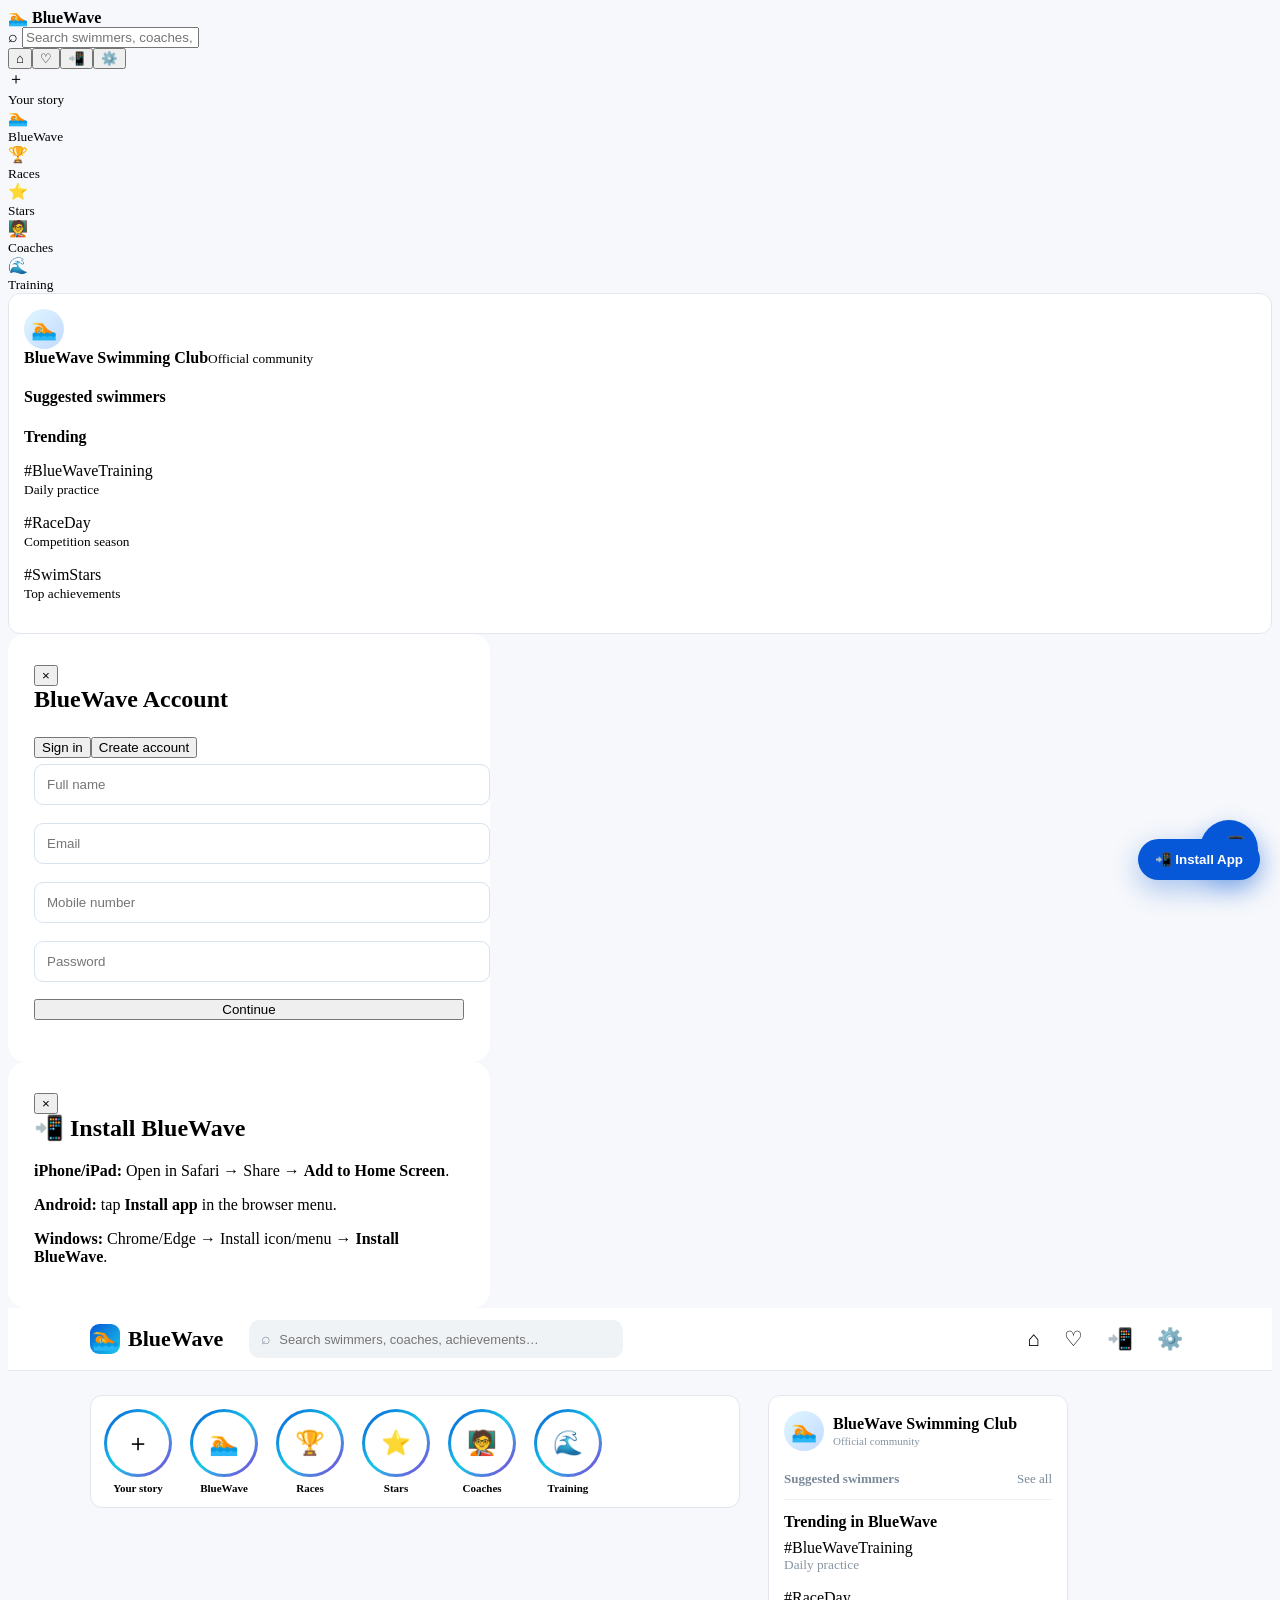
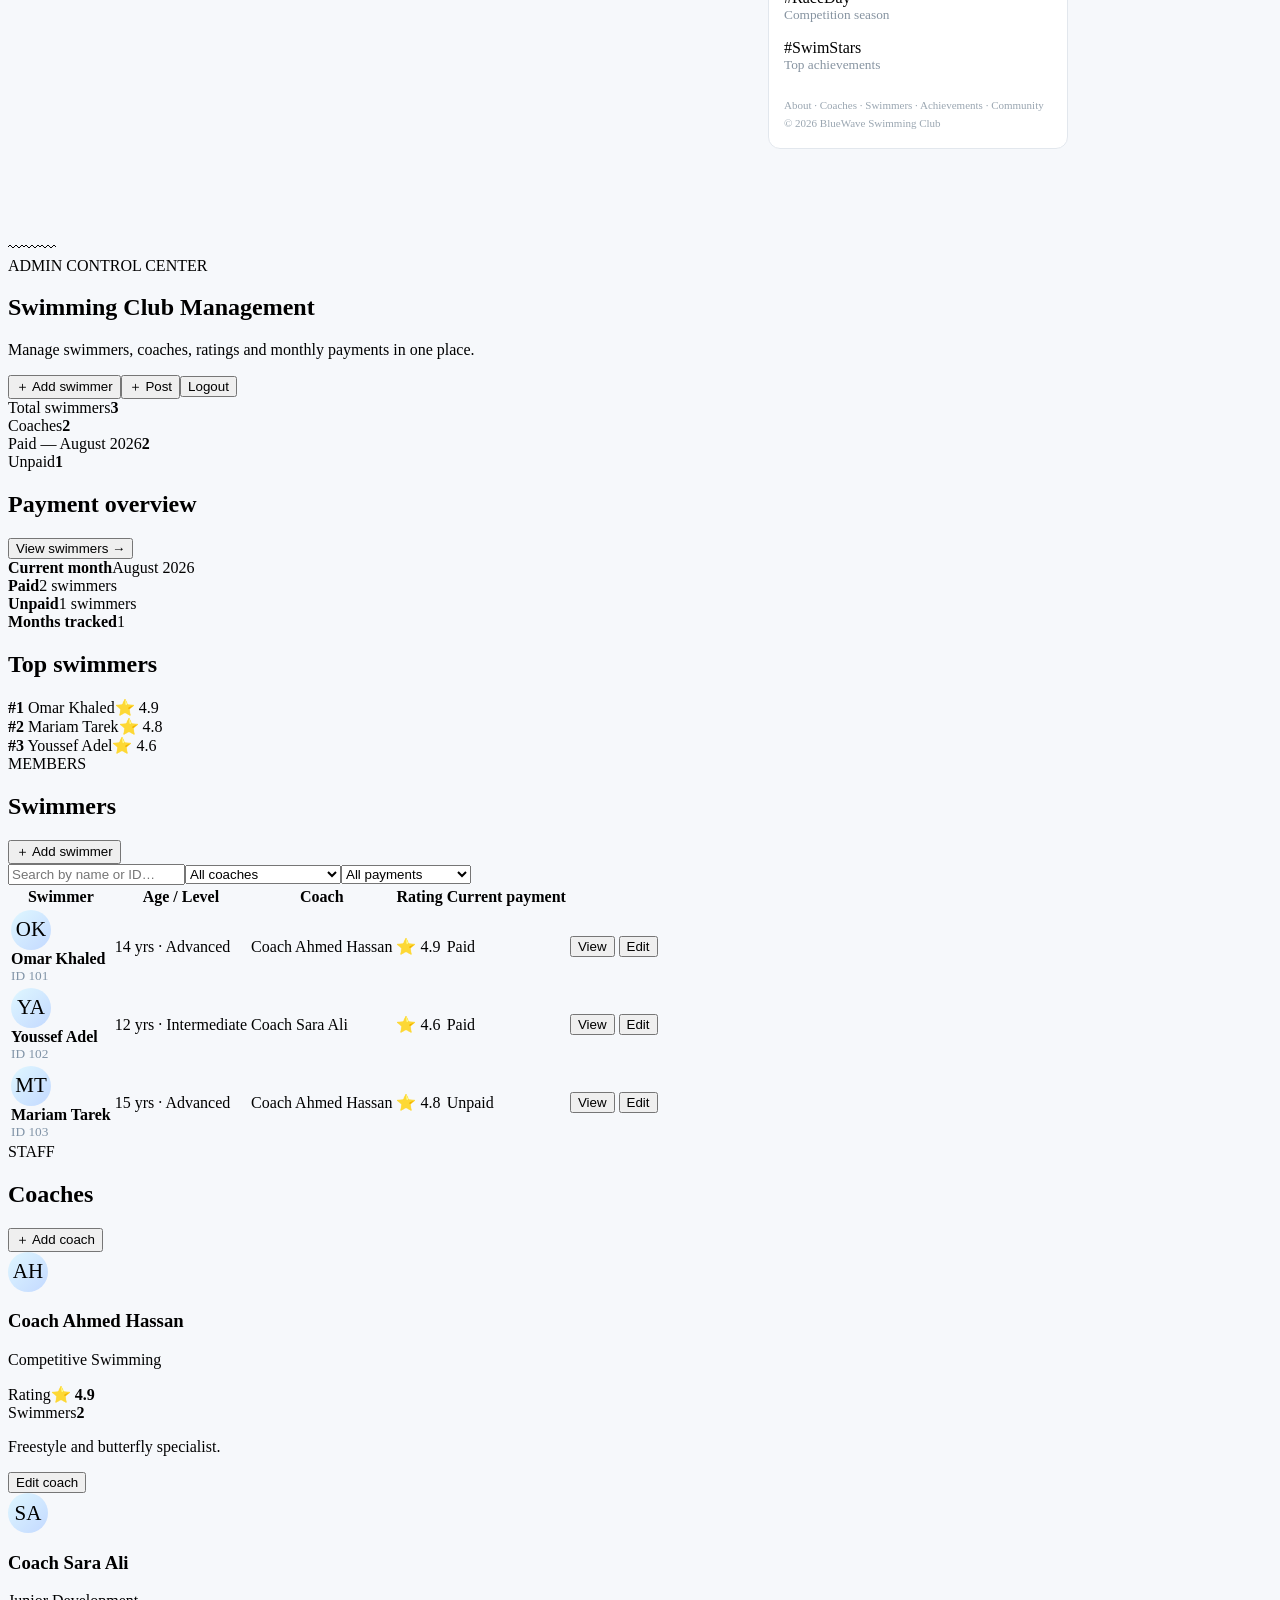
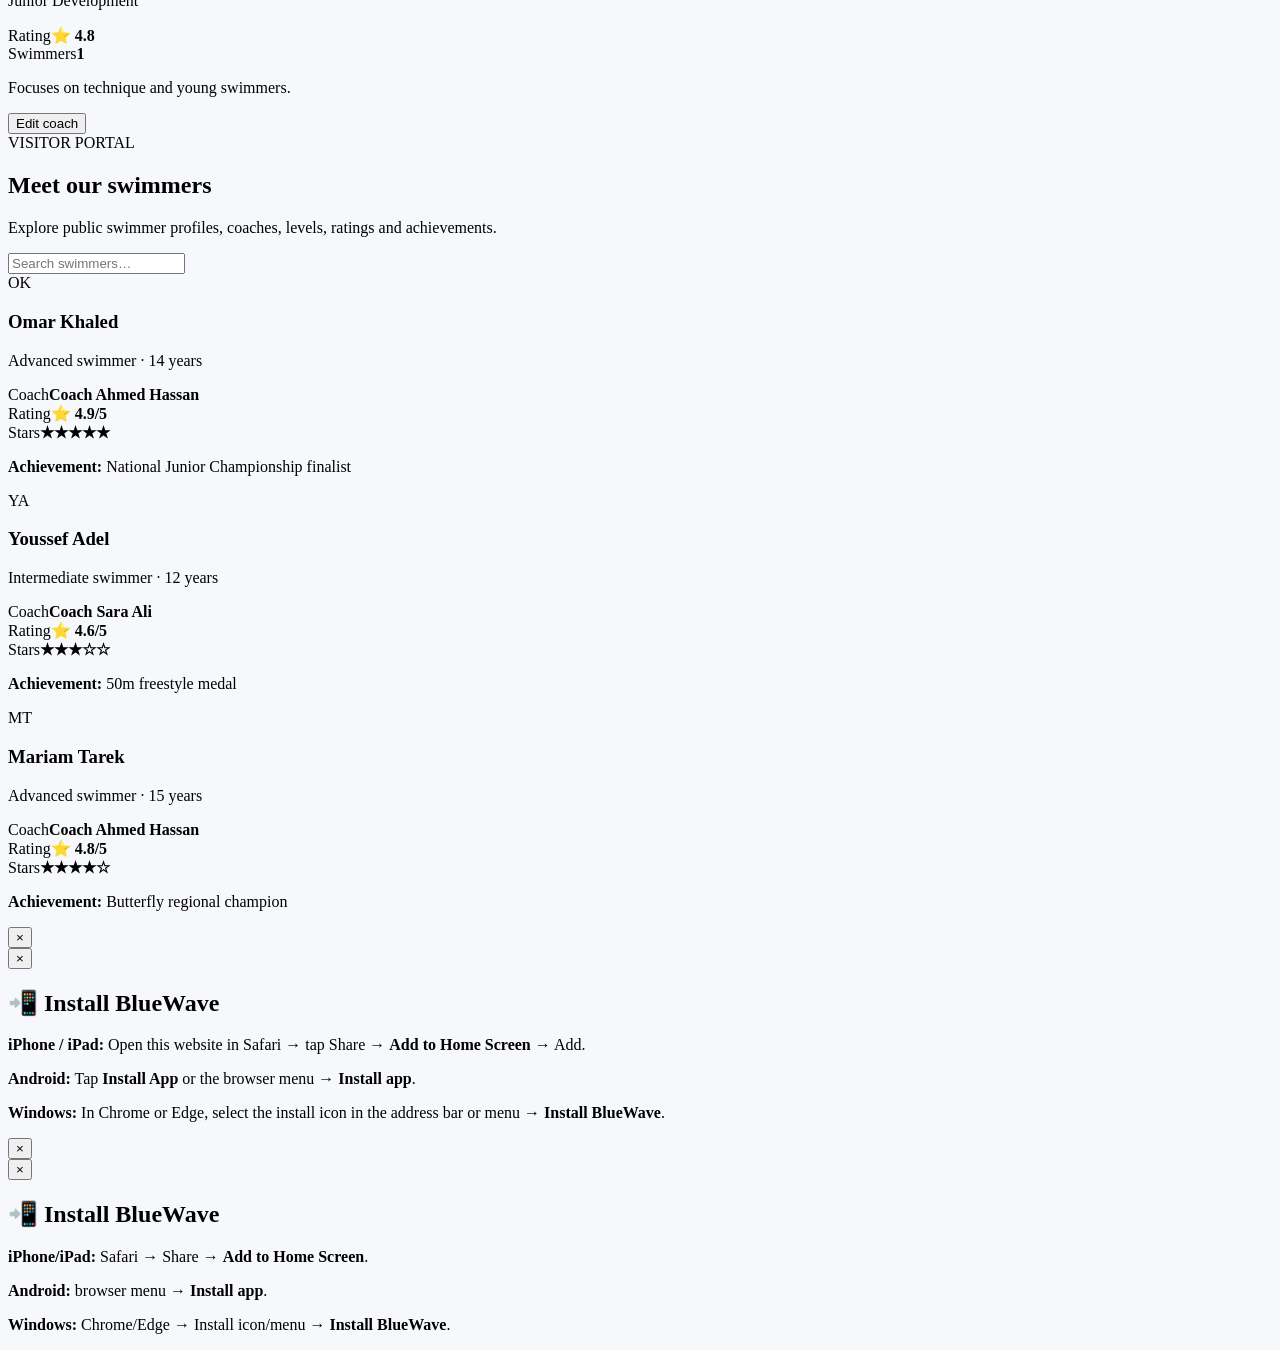
<file: index.html>
<!doctype html>
<html lang="en">
<head>
<meta charset="UTF-8"><meta name="viewport" content="width=device-width,initial-scale=1">
<meta name="theme-color" content="#0758d8"><meta name="apple-mobile-web-app-capable" content="yes"><meta name="apple-mobile-web-app-status-bar-style" content="black-translucent"><meta name="apple-mobile-web-app-title" content="BlueWave"><meta name="mobile-web-app-capable" content="yes"><link rel="apple-touch-icon" href="icons/apple-touch-icon.png"><link rel="manifest" href="manifest.json"><link rel="stylesheet" href="style.css">
<title>BlueWave Swimming Club</title>

<style>
.accountbar{position:fixed;top:72px;right:20px;z-index:20;display:flex;gap:8px}
.account-btn,.install-btn{border:1px solid #d8e4ef;background:#fff;color:#0758d8;border-radius:20px;padding:9px 14px;font-weight:700;box-shadow:0 4px 14px #1234 08}
.account-modal{position:fixed;inset:0;background:#09213b99;display:none;place-items:center;z-index:50;padding:20px}.account-modal.show{display:grid}
.account-box{background:#fff;border-radius:18px;width:min(430px,100%);padding:26px;position:relative}.account-box h2{margin-top:0}
.account-box input{width:100%;padding:12px;border:1px solid #d7e3ef;border-radius:9px;margin:6px 0 12px}.account-box button{margin-top:5px}
.post-social{display:flex;gap:18px;padding:12px 14px;border-top:1px solid #eef3f7}.post-social button{border:0;background:none;font-size:22px;cursor:pointer}.post-social .liked{color:#e43f66}.comment-box{display:flex;gap:7px;padding:8px 14px 14px}.comment-box input{flex:1;border:1px solid #d7e3ef;border-radius:18px;padding:9px 12px}.comment-box button{border:0;background:#0758d8;color:#fff;border-radius:18px;padding:8px 14px}.comments{padding:0 14px 10px;font-size:13px}.install-fab{position:fixed;right:22px;bottom:22px;width:58px;height:58px;border-radius:50%;border:0;background:#0758d8;color:#fff;font-size:25px;box-shadow:0 8px 25px #0758d855;z-index:30}.account-tabs{display:flex;gap:8px;margin-bottom:12px}.account-tabs button{flex:1;border:1px solid #d7e3ef;background:#f7fafc;padding:9px;border-radius:9px}.account-tabs .active{background:#0758d8;color:#fff}
</style>
</head>
<body>
<header class="social-header">
 <div class="social-inner">
  <div class="brand">🏊 <b>BlueWave</b></div>
  <div class="searchbox">⌕ <input id="socialSearch" placeholder="Search swimmers, coaches, achievements…" oninput="socialSearch(this.value)"></div>
  <nav><button onclick="homeTop()">⌂</button><button onclick="openAccount()">♡</button><button onclick="installApp()">📲</button><button onclick="go('dashboard')">⚙️</button></nav>
 </div>
</header>
<main class="social-layout">
 <section>
  <div class="stories">
   <div class="story"><div>＋</div><small>Your story</small></div><div class="story"><div>🏊</div><small>BlueWave</small></div>
   <div class="story"><div>🏆</div><small>Races</small></div><div class="story"><div>⭐</div><small>Stars</small></div>
   <div class="story"><div>🧑‍🏫</div><small>Coaches</small></div><div class="story"><div>🌊</div><small>Training</small></div>
  </div>
  <div id="socialFeed"></div>
 </section>
 <aside class="social-side">
  <div class="side-card"><div class="club-line"><span class="avatar">🏊</span><div><b>BlueWave Swimming Club</b><small>Official community</small></div></div>
  <h4>Suggested swimmers</h4><div id="suggested"></div>
  <div class="trends"><b>Trending</b><p>#BlueWaveTraining<br><small>Daily practice</small></p><p>#RaceDay<br><small>Competition season</small></p><p>#SwimStars<br><small>Top achievements</small></p></div></div>
 </aside>
</main>
<div class="mobile-nav"><button onclick="homeTop()">⌂<small>Home</small></button><button onclick="document.getElementById('socialSearch').focus()">⌕<small>Search</small></button><button onclick="installApp()">＋<small>Install</small></button><button onclick="openAccount()">♡<small>Account</small></button><button onclick="go('dashboard')">⚙<small>Admin</small></button></div>
<button class="install-fab" onclick="installApp()" title="Install BlueWave">📲</button>

<div id="accountModal" class="overlay"><div class="account-box"><button class="x" onclick="closeAccount()">×</button>
<h2>BlueWave Account</h2><div class="tabs"><button id="loginTab" class="active" onclick="setAccountMode('login')">Sign in</button><button id="signupTab" onclick="setAccountMode('signup')">Create account</button></div>
<form id="accountForm" onsubmit="submitAccount(event)"><input id="visitorName" placeholder="Full name"><input id="visitorEmail" type="email" required placeholder="Email"><input id="visitorPhone" required placeholder="Mobile number"><input id="visitorPass" type="password" required minlength="4" placeholder="Password"><button class="primary" style="width:100%">Continue</button></form>
<button id="visitorLogout" class="secondary" style="display:none;width:100%" onclick="logoutVisitor()">Log out</button><p id="accountStatus"></p></div></div>

<div id="installModal" class="overlay"><div class="account-box"><button class="x" onclick="closeInstall()">×</button><h2>📲 Install BlueWave</h2>
<p><b>iPhone/iPad:</b> Open in Safari → Share → <b>Add to Home Screen</b>.</p><p><b>Android:</b> tap <b>Install app</b> in the browser menu.</p><p><b>Windows:</b> Chrome/Edge → Install icon/menu → <b>Install BlueWave</b>.</p></div></div>
<div id="socialToast"></div>

<header class="social-top">
 <div class="social-top-inner">
  <div class="social-logo"><span class="wave">🏊</span> BlueWave</div>
  <div class="social-search">⌕ <input id="socialSearch" placeholder="Search swimmers, coaches, achievements…" oninput="socialSearch(this.value)"></div>
  <div class="social-icons">
   <button onclick="scrollToTop()" title="Home">⌂</button>
   <button onclick="openAccount()" title="Account">♡</button>
   <button onclick="showInstall()" title="Install">📲</button>
   <button onclick="go('dashboard')" title="Admin">⚙️</button>
  </div>
 </div>
</header>
<main class="social-main">
 <section id="socialFeed">
  <div class="stories2">
   <div class="story2"><div class="story2-ring"><div>＋</div></div><b>Your story</b></div>
   <div class="story2"><div class="story2-ring"><div>🏊</div></div><b>BlueWave</b></div>
   <div class="story2"><div class="story2-ring"><div>🏆</div></div><b>Races</b></div>
   <div class="story2"><div class="story2-ring"><div>⭐</div></div><b>Stars</b></div>
   <div class="story2"><div class="story2-ring"><div>🧑‍🏫</div></div><b>Coaches</b></div>
   <div class="story2"><div class="story2-ring"><div>🌊</div></div><b>Training</b></div>
  </div>
  <div id="socialPosts"></div>
 </section>
 <aside><div class="side-card"><div class="post-user"><div class="avatar">🏊</div><div><b>BlueWave Swimming Club</b><small>Official community</small></div></div><div class="side-title" style="margin-top:20px"><b>Suggested swimmers</b><span>See all</span></div><div id="socialSuggestions"></div><div class="trend"><b>Trending in BlueWave</b><div class="trend-item">#BlueWaveTraining <small>Daily practice</small></div><div class="trend-item">#RaceDay <small>Competition season</small></div><div class="trend-item">#SwimStars <small>Top achievements</small></div></div><div class="side-links">About · Coaches · Swimmers · Achievements · Community<br>© 2026 BlueWave Swimming Club</div></div></aside>
</main>
<button class="install-chip" onclick="installOrExplain()">📲 Install App</button>
<div class="toast2" id="socialToast"></div>
<div class="mobile-nav"><button onclick="scrollToTop()">⌂<small>Home</small></button><button onclick="document.getElementById('socialSearch').focus()">⌕<small>Search</small></button><button onclick="showInstall()">＋<small>Install</small></button><button onclick="openAccount()">♡<small>Account</small></button><button onclick="go('dashboard')">⚙<small>Admin</small></button></div>
<div id="accountModal" class="account-modal"><div class="account-box"><button onclick="closeAccount()" style="position:absolute;right:14px;top:10px;border:0;background:none;font-size:25px">×</button><h2>BlueWave Account</h2><div class="account-tabs"><button id="loginTab" class="active" onclick="accountMode('login')">Sign in</button><button id="signupTab" onclick="accountMode('signup')">Create account</button></div><form id="accountForm" onsubmit="submitAccount(event)"><label id="nameLabel">Name</label><input id="accName" placeholder="Your name"><label>Email</label><input id="accEmail" type="email" required placeholder="name@example.com"><label>Mobile number</label><input id="accPhone" required placeholder="01xxxxxxxxx"><label>Password</label><input id="accPass" type="password" required minlength="4" placeholder="Password"><button class="primary" style="width:100%" id="accountSubmit">Sign in</button></form><button id="logoutBtn" class="secondary" style="width:100%;display:none" onclick="logoutVisitor()">Log out</button><p id="accountNote"></p></div></div>
<div id="installHelp" class="account-modal"><div class="account-box"><button onclick="closeInstall()" style="position:absolute;right:14px;top:10px;border:0;background:none;font-size:25px">×</button><h2>📲 Install BlueWave</h2><p><b>iPhone/iPad:</b> Safari → Share → <b>Add to Home Screen</b>.</p><p><b>Android:</b> choose <b>Install app</b> from the browser menu.</p><p><b>Windows:</b> Chrome/Edge → Install icon → <b>Install BlueWave</b>.</p></div></div>
<section id="dashboard" class="page active"><div class="swimMotif"><span>〰</span><span>〰</span><span>〰</span></div>
  <div class="hero"><div><span class="eyebrow">ADMIN CONTROL CENTER</span><h1>Swimming Club Management</h1><p>Manage swimmers, coaches, ratings and monthly payments in one place.</p></div><div><button class="primary" onclick="openSwimmer()">＋ Add swimmer</button><button class="secondary" onclick="openPost()">＋ Post</button><button class="secondary" onclick="logout()">Logout</button></div></div>
  <div class="stats" id="stats"></div>
  <div class="grid2">
    <div class="card"><div class="cardhead"><h2>Payment overview</h2><button class="linkbtn" onclick="go('swimmers')">View swimmers →</button></div><div id="paymentOverview"></div></div>
    <div class="card"><div class="cardhead"><h2>Top swimmers</h2></div><div id="topSwimmers"></div></div>
  </div>
</section>

<section id="swimmers" class="page">
  <div class="sectionhead"><div><span class="eyebrow">MEMBERS</span><h1>Swimmers</h1></div><button class="primary" onclick="openSwimmer()">＋ Add swimmer</button></div>
  <div class="toolbar"><input id="search" placeholder="Search by name or ID…" oninput="renderSwimmers()"><select id="coachFilter" onchange="renderSwimmers()"><option value="">All coaches</option></select><select id="paymentFilter" onchange="renderSwimmers()"><option value="">All payments</option><option value="paid">Paid this month</option><option value="unpaid">Unpaid this month</option></select></div>
  <div id="swimmerTable" class="tablewrap"></div>
</section>

<section id="coaches" class="page">
  <div class="sectionhead"><div><span class="eyebrow">STAFF</span><h1>Coaches</h1></div><button class="primary" onclick="openCoach()">＋ Add coach</button></div>
  <div id="coachGrid" class="coachgrid"></div>
</section>

<section id="public" class="page">
  <div class="publichero"><span class="eyebrow">VISITOR PORTAL</span><h1>Meet our swimmers</h1><p>Explore public swimmer profiles, coaches, levels, ratings and achievements.</p><input id="publicSearch" placeholder="Search swimmers…" oninput="renderPublic()"></div>
  <div id="publicGrid" class="swimmergrid"></div>
</section>
</main>
</div>

<div id="modal" class="modal hidden"><div class="modalbox"><button class="close" onclick="closeModal()">×</button><div id="modalContent"></div></div></div>
<div id="installHelp" class="install-help hidden">
<div class="install-panel"><button class="close" onclick="closeInstallHelp()">×</button>
<h2>📲 Install BlueWave</h2>
<p><b>iPhone / iPad:</b> Open this website in Safari → tap Share → <b>Add to Home Screen</b> → Add.</p>
<p><b>Android:</b> Tap <b>Install App</b> or the browser menu → <b>Install app</b>.</p>
<p><b>Windows:</b> In Chrome or Edge, select the install icon in the address bar or menu → <b>Install BlueWave</b>.</p>
</div></div><div id="toast"></div>
<script src="app.js"></script>
<div id="modal" class="modal hidden"><div class="modalbox"><button class="close" onclick="closeModal()">×</button><div id="modalContent"></div></div></div><div id="installHelp" class="install-help hidden"><div class="install-panel"><button class="close" onclick="closeInstallHelp()">×</button><h2>📲 Install BlueWave</h2><p><b>iPhone/iPad:</b> Safari → Share → <b>Add to Home Screen</b>.</p><p><b>Android:</b> browser menu → <b>Install app</b>.</p><p><b>Windows:</b> Chrome/Edge → Install icon/menu → <b>Install BlueWave</b>.</p></div></div><div id="toast"></div>
<script>
let visitorUser=JSON.parse(localStorage.getItem("bluewave_visitor")||"null");
let accountAction="login", deferredPrompt=null;
function openAccount(){document.getElementById("accountModal").classList.add("show");updateAccountUI()}
function closeAccount(){document.getElementById("accountModal").classList.remove("show")}
function accountMode(m){accountAction=m;document.getElementById("loginTab").classList.toggle("active",m==="login");document.getElementById("signupTab").classList.toggle("active",m==="signup");document.getElementById("accName").style.display=m==="signup"?"block":"none";document.getElementById("passLabel").textContent=m==="signup"?"Create password":"Password";document.getElementById("accountSubmit").textContent=m==="signup"?"Create account":"Sign in";updateAccountUI()}
function updateAccountUI(){document.getElementById("accountLabel").textContent=visitorUser?visitorUser.name:"Sign in";document.getElementById("logoutBtn").style.display=visitorUser?"block":"none";document.getElementById("accountForm").style.display=visitorUser?"none":"block";document.getElementById("accountNote").textContent=visitorUser?"You can like, save and comment on posts.":"Create a free visitor account with your email and mobile number."}
function submitAccount(e){e.preventDefault();let email=document.getElementById("accEmail").value.trim(),phone=document.getElementById("accPhone").value.trim(),name=document.getElementById("accName").value.trim()||email.split("@")[0],pass=document.getElementById("accPass").value;if(accountAction==="signup"){visitorUser={name,email,phone,pass};localStorage.setItem("bluewave_visitor",JSON.stringify(visitorUser));toast("Account created");closeAccount()}else{let saved=JSON.parse(localStorage.getItem("bluewave_visitor")||"null");if(saved&&saved.email===email&&saved.phone===phone&&saved.pass===pass){visitorUser=saved;toast("Welcome back");closeAccount()}else{toast("Account not found. Create an account first.");}}updateAccountUI()}
function logoutVisitor(){visitorUser=null;localStorage.removeItem("bluewave_visitor");updateAccountUI();closeAccount();toast("Logged out")}
function requireVisitor(){if(visitorUser)return true;openAccount();toast("Sign in to like, save or comment");return false}
function socialKey(id,type){return "bw_"+type+"_"+id}
function toggleLike(id){if(!requireVisitor())return;let k=socialKey(id,"like"),v=localStorage.getItem(k)==="1";localStorage.setItem(k,v?"0":"1");renderSocial(id)}
function toggleSave(id){if(!requireVisitor())return;let k=socialKey(id,"save"),v=localStorage.getItem(k)==="1";localStorage.setItem(k,v?"0":"1");renderSocial(id)}
function addComment(id){if(!requireVisitor())return;let inp=document.getElementById("comment_"+id),txt=inp.value.trim();if(!txt)return;let arr=JSON.parse(localStorage.getItem(socialKey(id,"comments"))||"[]");arr.push({name:visitorUser.name,text:txt});localStorage.setItem(socialKey(id,"comments"),JSON.stringify(arr));inp.value="";renderSocial(id)}
function renderSocial(id){let like=localStorage.getItem(socialKey(id,"like"))==="1",save=localStorage.getItem(socialKey(id,"save"))==="1",arr=JSON.parse(localStorage.getItem(socialKey(id,"comments"))||"[]"),el=document.getElementById("social_"+id);if(!el)return;el.innerHTML='<div class="post-social"><button class="'+(like?'liked':'')+'" onclick="toggleLike('+id+')">'+(like?'♥':'♡')+'</button><button onclick="document.getElementById(\\'comment_'+id+'\\').focus()">💬</button><button onclick="toggleSave('+id+')">'+(save?'🔖':'⌑')+'</button></div><div class="comments">'+arr.slice(-3).map(c=>'<div><b>'+escapeHtml(c.name)+'</b> '+escapeHtml(c.text)+'</div>').join("")+'</div><div class="comment-box"><input id="comment_'+id+'" placeholder="'+(visitorUser?'Add a comment…':'Sign in to comment')+'"><button onclick="addComment('+id+')">Post</button></div>'}
function escapeHtml(s){return s.replace(/[&<>"']/g,c=>({'&':'&amp;','<':'&lt;','>':'&gt;','"':'&quot;',"'":'&#039;'}[c]))}
function installOrExplain(){if(deferredPrompt){deferredPrompt.prompt();deferredPrompt.userChoice.finally(()=>deferredPrompt=null)}else{alert("iPhone/iPad: Safari → Share → Add to Home Screen. Android/Windows: use your browser menu → Install App.");}}
window.addEventListener("beforeinstallprompt",e=>{e.preventDefault();deferredPrompt=e});
</script>

<script>
let bwVisitor=JSON.parse(localStorage.getItem("bw_visitor")||"null");
let bwInstallPrompt=null;
window.addEventListener("beforeinstallprompt",e=>{e.preventDefault();bwInstallPrompt=e});
function scrollToTop(){window.scrollTo({top:0,behavior:"smooth"})}
function showInstall(){document.getElementById("installHelp").classList.add("show")}
function closeInstall(){document.getElementById("installHelp").classList.remove("show")}
function installOrExplain(){if(bwInstallPrompt){bwInstallPrompt.prompt();bwInstallPrompt.userChoice.finally(()=>bwInstallPrompt=null)}else showInstall()}
function openAccount(){document.getElementById("accountModal").classList.add("show");updateAccount()}
function closeAccount(){document.getElementById("accountModal").classList.remove("show")}
function accountMode(m){window.bwMode=m;document.getElementById("loginTab").classList.toggle("active",m!=="signup");document.getElementById("signupTab").classList.toggle("active",m==="signup");document.getElementById("accName").style.display=m==="signup"?"block":"none";document.getElementById("nameLabel").style.display=m==="signup"?"block":"none";document.getElementById("accountSubmit").textContent=m==="signup"?"Create account":"Sign in"}
window.bwMode="login";
function updateAccount(){document.getElementById("accountForm").style.display=bwVisitor?"none":"block";document.getElementById("logoutBtn").style.display=bwVisitor?"block":"none";document.getElementById("accountNote").textContent=bwVisitor?"Signed in as "+bwVisitor.name+". You can like, save and comment.":"Create a free visitor account."}
function submitAccount(e){e.preventDefault();let email=accEmail.value.trim(),phone=accPhone.value.trim(),pass=accPass.value;if(window.bwMode==="signup"){bwVisitor={name:accName.value.trim()||email.split("@")[0],email,phone,pass};localStorage.setItem("bw_visitor",JSON.stringify(bwVisitor));toast2("Welcome to BlueWave!");closeAccount()}else{let s=JSON.parse(localStorage.getItem("bw_visitor")||"null");if(!s||s.email!==email||s.phone!==phone||s.pass!==pass){toast2("Account details not found.");return}bwVisitor=s;toast2("Welcome back!");closeAccount()}updateAccount()}
function logoutVisitor(){bwVisitor=null;localStorage.removeItem("bw_visitor");updateAccount();closeAccount()}
function needUser(){if(bwVisitor)return true;openAccount();toast2("Sign in to interact with posts.");return false}
function postStore(id,key,def){return JSON.parse(localStorage.getItem("bw_"+key+"_"+id)||JSON.stringify(def))}
function saveStore(id,key,val){localStorage.setItem("bw_"+key+"_"+id,JSON.stringify(val))}
function socialData(id){return {liked:localStorage.getItem("bw_like_"+id)==="1",saved:localStorage.getItem("bw_save_"+id)==="1",comments:postStore(id,"comments",[])}}
function toggleLike(id){if(!needUser())return;let d=socialData(id);localStorage.setItem("bw_like_"+id,d.liked?"0":"1");renderSocial(id)}
function toggleSave(id){if(!needUser())return;let d=socialData(id);localStorage.setItem("bw_save_"+id,d.saved?"0":"1");renderSocial(id)}
function addSocialComment(id){if(!needUser())return;let x=document.getElementById("ci_"+id),t=x.value.trim();if(!t)return;let a=postStore(id,"comments",[]);a.push({name:bwVisitor.name,text:t});saveStore(id,"comments",a);x.value="";renderSocial(id)}
function renderSocial(id){let el=document.getElementById("social_"+id);if(!el)return;let d=socialData(id);el.innerHTML='<div class="post-tools"><button class="'+(d.liked?"active":"")+'" onclick="toggleLike('+id+')">'+(d.liked?"♥":"♡")+'</button><button onclick="document.getElementById(\\'ci_'+id+'\\').focus()">💬</button><button onclick="toggleSave('+id+')" class="save">'+(d.saved?"🔖":"⌑")+'</button></div><div class="post-comments">'+d.comments.slice(-4).map(c=>'<div class="comment-row"><b>'+esc(c.name)+'</b>'+esc(c.text)+'</div>').join("")+'</div><div class="comment-input"><input id="ci_'+id+'" placeholder="'+(bwVisitor?"Add a comment…":"Sign in to comment")+'"><button onclick="addSocialComment('+id+')">Post</button></div>'}
function esc(s){return String(s).replace(/[&<>"']/g,c=>({"&":"&amp;","<":"&lt;",">":"&gt;","\"":"&quot;","'":"&#039;"}[c]))}
function toast2(t){let x=document.getElementById("socialToast");x.textContent=t;x.style.display="block";setTimeout(()=>x.style.display="none",2200)}
function initials(n){return (n||"SW").split(" ").slice(0,2).map(x=>x[0]).join("").toUpperCase()}
function socialPost(s,i){let id=s.id||i+1, coachName=(typeof coach==="function"&&coach(s.coach)?.name)||s.coach||"BlueWave Coach";return '<article class="social-post"><div class="post-head"><div class="post-user"><div class="avatar">'+initials(s.name)+'</div><div><b>'+esc(s.name)+'</b><small>'+esc(coachName)+' · '+esc(s.level||"Swimmer")+'</small></div></div><span>•••</span></div><div class="post-cover"><div class="water-emoji">🏊‍♂️</div><div class="cover-text"><span>BLUEWAVE SWIMMER</span><h2>'+esc(s.name)+'</h2><p>⭐ '+esc(s.rating||5)+'/5 · '+esc(s.stars||0)+' stars</p></div></div><div id="social_'+id+'"></div><div class="post-body"><div class="caption"><b>'+esc(s.name)+'</b> '+esc(s.achievements||"Making waves and reaching new goals! 🌊")+'</div></div></article>'}
function renderSocialFeed(arr){document.getElementById("socialPosts").innerHTML=(arr||[]).slice(0,8).map(socialPost).join("")||'<div class="social-post"><div class="post-body">No swimmers yet. The admin can add the first swimmer.</div></div>';(arr||[]).slice(0,8).forEach((s,i)=>renderSocial(s.id||i+1));renderSuggestions(arr||[])}
function renderSuggestions(arr){let x=document.getElementById("socialSuggestions");x.innerHTML=(arr||[]).slice(0,5).map(s=>'<div class="suggest2"><div class="avatar">'+initials(s.name)+'</div><div class="sinfo"><b>'+esc(s.name)+'</b><small>'+esc(s.level||"Swimmer")+'</small></div><button onclick="viewSwimmer && viewSwimmer('+s.id+')">View</button></div>').join("")}
function socialSearch(q){let a=(typeof data!=="undefined"?data.swimmers:[]).filter(s=>(s.name+" "+(s.level||"")+" "+(s.achievements||"")).toLowerCase().includes(q.toLowerCase()));renderSocialFeed(a)}
setTimeout(()=>{if(typeof data!=="undefined")renderSocialFeed(data.swimmers||[]);updateAccount()},50);
</script>

<script>
let bwUser=JSON.parse(localStorage.getItem("bluewave_visitor")||"null"), bwMode="login", bwPrompt=null;
window.addEventListener("beforeinstallprompt",e=>{e.preventDefault();bwPrompt=e});
function homeTop(){window.scrollTo({top:0,behavior:"smooth"})}
function installApp(){if(bwPrompt){bwPrompt.prompt();bwPrompt.userChoice.finally(()=>bwPrompt=null)}else document.getElementById("installModal").classList.add("show")}
function closeInstall(){document.getElementById("installModal").classList.remove("show")}
function openAccount(){document.getElementById("accountModal").classList.add("show");updateAccountUI()}
function closeAccount(){document.getElementById("accountModal").classList.remove("show")}
function setAccountMode(m){bwMode=m;loginTab.classList.toggle("active",m==="login");signupTab.classList.toggle("active",m==="signup");visitorName.style.display=m==="signup"?"block":"none";accountForm.querySelector("#visitorName").required=m==="signup";accountStatus.textContent=m==="signup"?"Create an account to interact with the community.":"Sign in to like, save and comment."}
function updateAccountUI(){visitorLogout.style.display=bwUser?"block":"none";accountForm.style.display=bwUser?"none":"block";accountStatus.textContent=bwUser?"Signed in as "+bwUser.name:"Sign in or create your free visitor account."}
function submitAccount(e){e.preventDefault();let email=visitorEmail.value.trim(),phone=visitorPhone.value.trim(),pass=visitorPass.value;if(bwMode==="signup"){bwUser={name:visitorName.value.trim()||email.split("@")[0],email,phone,pass};localStorage.setItem("bluewave_visitor",JSON.stringify(bwUser));toast("Account created");closeAccount()}else{let s=JSON.parse(localStorage.getItem("bluewave_visitor")||"null");if(!s||s.email!==email||s.phone!==phone||s.pass!==pass){toast("No matching account. Create an account first.");return}bwUser=s;toast("Welcome back");closeAccount()}updateAccountUI()}
function logoutVisitor(){bwUser=null;localStorage.removeItem("bluewave_visitor");updateAccountUI()}
function needUser(){if(bwUser)return true;openAccount();toast("Sign in to interact with posts.");return false}
function toast(t){let x=document.getElementById("socialToast");x.textContent=t;x.style.display="block";setTimeout(()=>x.style.display="none",2200)}
function esc(s){return String(s??"").replace(/[&<>"']/g,c=>({"&":"&amp;","<":"&lt;",">":"&gt;","\"":"&quot;","'":"&#039;"}[c]))}
function key(id,t){return "bw_"+t+"_"+id}
function social(id){return {like:localStorage.getItem(key(id,"like"))==="1",save:localStorage.getItem(key(id,"save"))==="1",comments:JSON.parse(localStorage.getItem(key(id,"comments"))||"[]")}}
function likePost(id){if(!needUser())return;let d=social(id);localStorage.setItem(key(id,"like"),d.like?"0":"1");renderSocial(id)}
function savePost(id){if(!needUser())return;let d=social(id);localStorage.setItem(key(id,"save"),d.save?"0":"1");renderSocial(id)}
function commentPost(id){if(!needUser())return;let x=document.getElementById("comment_"+id),t=x.value.trim();if(!t)return;let a=social(id).comments;a.push({name:bwUser.name,text:t});localStorage.setItem(key(id,"comments"),JSON.stringify(a));x.value="";renderSocial(id)}
function renderSocial(id){let e=document.getElementById("social_"+id);if(!e)return;let d=social(id);e.innerHTML='<div class="social-actions"><button class="'+(d.like?"active":"")+'" onclick="likePost('+id+')">'+(d.like?"♥":"♡")+'</button><button onclick="document.getElementById(\\'comment_'+id+'\\').focus()">💬</button><button class="save" onclick="savePost('+id+')">'+(d.save?"🔖":"⌑")+'</button></div><div class="comments">'+d.comments.slice(-5).map(c=>'<div><b>'+esc(c.name)+'</b> '+esc(c.text)+'</div>').join("")+'</div><div class="comment-input"><input id="comment_'+id+'" placeholder="Add a comment…"><button onclick="commentPost('+id+')">Post</button></div>'}
function makePost(s,i){let id=s.id||i+1;return '<article class="social-post"><div class="social-head"><div class="userline"><div class="avatar">🏊</div><div><b>'+esc(s.name)+'</b><small>'+esc(s.level||"Swimmer")+' · BlueWave</small></div></div><span>•••</span></div><div class="cover"><div class="emoji">🏊‍♂️</div><div class="text"><span>BLUEWAVE SWIMMER</span><h2>'+esc(s.name)+'</h2><p>⭐ '+esc(s.rating||5)+'/5 · '+esc(s.stars||0)+' stars</p></div></div><div id="social_'+id+'"></div><div class="caption"><b>'+esc(s.name)+'</b> '+esc(s.achievements||"Training hard and making waves! 🌊")+'</div></article>'}
function renderFeed(arr){let f=document.getElementById("socialFeed");f.innerHTML='<div class="stories"></div>'+((arr||[]).slice(0,10).map(makePost).join("")||'<div class="social-post"><div class="caption">No swimmers yet — admin can add the first one.</div></div>');(arr||[]).slice(0,10).forEach((s,i)=>renderSocial(s.id||i+1));renderSuggested(arr||[])}
function renderSuggested(arr){let x=document.getElementById("suggested");x.innerHTML=(arr||[]).slice(0,5).map(s=>'<div class="suggest"><div class="avatar">🏊</div><div class="info"><b>'+esc(s.name)+'</b><small>'+esc(s.level||"Swimmer")+'</small></div><button onclick="viewSwimmer && viewSwimmer('+s.id+')">View</button></div>').join("")}
function socialSearch(q){let a=(typeof data!=="undefined"?data.swimmers||[]:[]).filter(s=>(s.name+" "+(s.level||"")+" "+(s.achievements||"")).toLowerCase().includes(q.toLowerCase()));renderFeed(a)}
setTimeout(()=>{if(typeof data!=="undefined")renderFeed(data.swimmers||[]);updateAccountUI();setAccountMode("login")},100);
</script>
</body></html>
</file>
<file: style.css>
/* BlueWave Social 2.0 */
:root{--bw-blue:#0758d8;--bw-cyan:#18c9e8;--bw-ink:#14263d;--bw-bg:#f6f8fb}
body{background:var(--bw-bg)}
.social-top{height:62px;background:#fff;border-bottom:1px solid #e4e8ee;position:sticky;top:0;z-index:100;display:flex;align-items:center;justify-content:center}
.social-top-inner{width:min(1100px,100%);display:flex;align-items:center;gap:26px;padding:0 16px}
.social-logo{font-size:22px;font-weight:850;display:flex;align-items:center;gap:8px;white-space:nowrap}
.social-logo .wave{width:30px;height:30px;border-radius:9px;display:grid;place-items:center;background:linear-gradient(135deg,var(--bw-blue),var(--bw-cyan))}
.social-search{height:38px;background:#f0f3f6;border-radius:10px;display:flex;align-items:center;padding:0 12px;flex:1;max-width:350px;color:#8796a5}
.social-search input{border:0;background:transparent;outline:0;width:100%;font-size:13px;padding-left:8px}
.social-icons{display:flex;gap:10px;margin-left:auto}.social-icons button{border:0;background:transparent;font-size:21px;cursor:pointer;padding:7px}
.social-main{width:min(1100px,100%);margin:auto;display:grid;grid-template-columns:minmax(0,650px) 300px;gap:28px;padding:24px 16px 90px}
.stories2{background:#fff;border:1px solid #e2e7ed;border-radius:12px;padding:13px;display:flex;gap:18px;overflow:auto;margin-bottom:18px}
.story2{min-width:66px;text-align:center;font-size:11px}.story2-ring{width:62px;height:62px;border-radius:50%;padding:3px;background:linear-gradient(135deg,#0758d8,#18c9e8,#8b36d9);margin:auto}.story2-ring>div{width:100%;height:100%;border-radius:50%;background:#fff;display:grid;place-items:center;font-size:24px}.story2 b{display:block;margin-top:5px;font-weight:600}
.social-post{background:#fff;border:1px solid #e2e7ed;border-radius:12px;overflow:hidden;margin-bottom:18px}
.post-head{height:62px;display:flex;align-items:center;padding:9px 13px;justify-content:space-between}.post-user{display:flex;gap:9px;align-items:center}.avatar{width:40px;height:40px;border-radius:50%;display:grid;place-items:center;background:linear-gradient(135deg,#dff7ff,#c3d9ff);font-size:21px}.post-user small{display:block;color:#8794a1;font-size:11px;margin-top:2px}
.post-cover{min-height:390px;position:relative;overflow:hidden;background:linear-gradient(150deg,#0758d8 0%,#18c9e8 45%,#0758d8 100%);display:flex;align-items:center;justify-content:center;color:#fff}
.post-cover:before,.post-cover:after{content:"";position:absolute;width:140%;height:75px;border:3px solid #ffffff35;border-radius:50%;left:-20%;transform:rotate(-6deg)}.post-cover:before{top:38%}.post-cover:after{top:55%;transform:rotate(5deg)}
.post-cover .water-emoji{font-size:92px;z-index:2;filter:drop-shadow(0 15px 12px #003a7b66)}.cover-text{position:absolute;z-index:3;left:28px;bottom:26px;text-shadow:0 4px 15px #003a7b99}.cover-text span{font-size:11px;letter-spacing:4px;font-weight:800}.cover-text h2{margin:5px 0;font-size:38px}.cover-text p{margin:0}
.post-tools{display:flex;align-items:center;padding:10px 13px 4px;gap:18px}.post-tools button{border:0;background:none;font-size:24px;cursor:pointer}.post-tools .save{margin-left:auto}.post-tools .active{color:#e94169}
.post-body{padding:0 13px 13px}.post-body .caption{font-size:14px;line-height:1.5}.post-body .caption b{margin-right:4px}.post-comments{padding:0 13px 12px;font-size:13px}.comment-row{margin-top:5px}.comment-row b{margin-right:5px}.comment-input{display:flex;gap:7px;padding:8px 13px 13px;border-top:1px solid #eef2f6}.comment-input input{flex:1;border:0;outline:0;background:#f5f7f9;border-radius:20px;padding:9px 13px}.comment-input button{border:0;background:var(--bw-blue);color:#fff;border-radius:20px;padding:8px 14px;font-weight:700}
.side-card{background:#fff;border:1px solid #e2e7ed;border-radius:12px;padding:15px;position:sticky;top:85px}.side-title{display:flex;justify-content:space-between;color:#7a8998;font-size:13px;margin-bottom:10px}.suggest2{display:flex;align-items:center;gap:9px;padding:8px 0}.suggest2 .sinfo{flex:1}.suggest2 small{display:block;color:#8794a1;font-size:11px}.suggest2 button{border:0;background:none;color:var(--bw-blue);font-weight:800}.trend{border-top:1px solid #edf1f5;margin-top:12px;padding-top:13px}.trend-item{padding:8px 0}.trend-item small{display:block;color:#8794a1}.side-links{font-size:11px;color:#9aa6b1;line-height:1.6;margin-top:16px}
.mobile-nav{display:none}
.install-chip{position:fixed;right:20px;bottom:20px;z-index:80;border:0;border-radius:28px;background:var(--bw-blue);color:#fff;padding:13px 17px;font-weight:800;box-shadow:0 9px 28px #0758d855;cursor:pointer}
.toast2{position:fixed;left:50%;bottom:82px;transform:translateX(-50%);background:#14263d;color:#fff;padding:11px 17px;border-radius:22px;z-index:200;display:none}
@media(max-width:850px){.social-main{display:block;padding:0 0 75px}.social-top-inner{gap:10px}.social-logo{font-size:18px}.social-search{max-width:none}.social-icons button:nth-child(2){display:none}.side-card{display:none}.social-post,.stories2{border-left:0;border-right:0;border-radius:0}.post-cover{min-height:400px}.mobile-nav{position:fixed;bottom:0;left:0;right:0;height:60px;background:#fff;border-top:1px solid #e2e7ed;z-index:120;display:flex;justify-content:space-around;align-items:center}.mobile-nav button{border:0;background:none;font-size:20px}.mobile-nav small{display:block;font-size:9px;color:#6e7d8c}.install-chip{bottom:72px;right:14px}}
</file>
